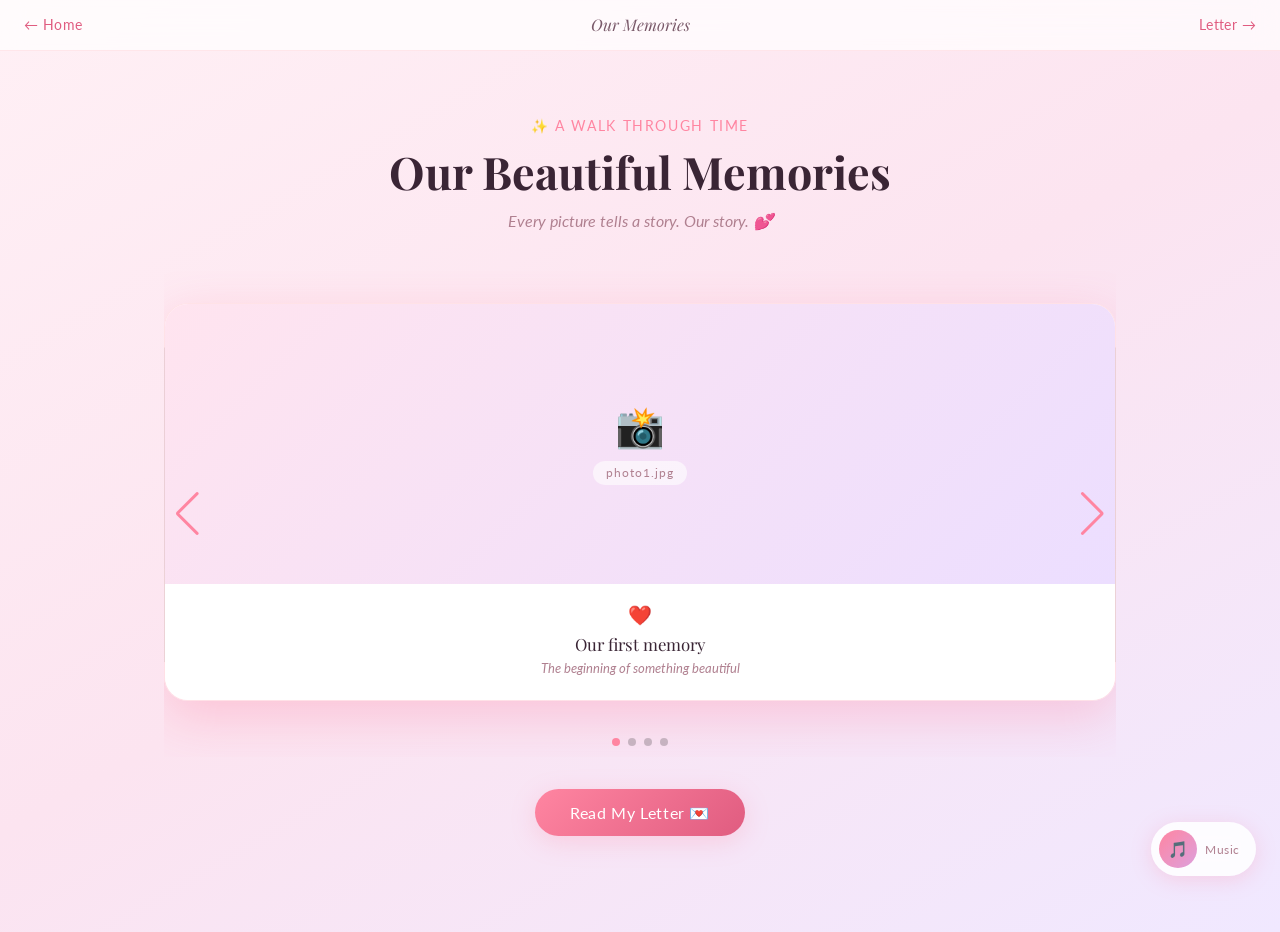
<file: gallery.html>
<!DOCTYPE html>
<html lang="en">
<head>
  <meta charset="UTF-8"/>
  <meta name="viewport" content="width=device-width, initial-scale=1.0"/>
  <title>Our Memories 💕</title>
  <link rel="stylesheet" href="css/style.css"/>
  <link rel="stylesheet" href="css/page2.css"/>
  <link href="https://fonts.googleapis.com/css2?family=Playfair+Display:ital,wght@0,400;0,700;1,400&family=Lato:wght@300;400&display=swap" rel="stylesheet"/>
  <!-- Swiper.js -->
  <link rel="stylesheet" href="https://cdn.jsdelivr.net/npm/swiper@11/swiper-bundle.min.css"/>
</head>
<body class="page2-body">

  <!-- Nav -->
  <nav class="top-nav">
    <a href="index.html" class="nav-back">← Home</a>
    <span class="nav-title">Our Memories</span>
    <a href="letter.html" class="nav-next">Letter →</a>
  </nav>

  <div class="gallery-wrapper">
    <div class="section-header">
      <p class="section-pre">✨ A walk through time</p>
      <h2 class="section-title">Our Beautiful Memories</h2>
      <p class="section-sub">Every picture tells a story. Our story. 💕</p>
    </div>

    <!-- Swiper Carousel -->
    <div class="swiper mySwiper">
      <div class="swiper-wrapper">

        <!-- === SLIDE 1 === -->
        <!-- To add your photo: replace the placeholder div with <img src="images/photo1.jpg" alt="Memory 1"/> -->
        <div class="swiper-slide">
          <div class="memory-card">
            <div class="photo-frame">
              <div class="photo-placeholder">
                <span class="ph-icon">📸</span>
                <span class="ph-text">photo1.jpg</span>
              </div>
              <!-- REPLACE ABOVE WITH: <img src="images/photo1.jpg" alt="Our first memory"/> -->
            </div>
            <div class="memory-caption">
              <span class="caption-heart">❤️</span>
              <p class="caption-text">Our first memory</p>
              <p class="caption-sub">The beginning of something beautiful</p>
            </div>
          </div>
        </div>

        <!-- === SLIDE 2 === -->
        <div class="swiper-slide">
          <div class="memory-card">
            <div class="photo-frame">
              <div class="photo-placeholder">
                <span class="ph-icon">📸</span>
                <span class="ph-text">photo2.jpg</span>
              </div>
              <!-- REPLACE ABOVE WITH: <img src="images/photo2.jpg" alt="My favorite smile"/> -->
            </div>
            <div class="memory-caption">
              <span class="caption-heart">🌸</span>
              <p class="caption-text">My favorite smile</p>
              <p class="caption-sub">You light up every room you walk into</p>
            </div>
          </div>
        </div>

        <!-- === SLIDE 3 === -->
        <div class="swiper-slide">
          <div class="memory-card">
            <div class="photo-frame">
              <div class="photo-placeholder">
                <span class="ph-icon">📸</span>
                <span class="ph-text">photo3.jpg</span>
              </div>
              <!-- REPLACE ABOVE WITH: <img src="images/photo3.jpg" alt="Forever us"/> -->
            </div>
            <div class="memory-caption">
              <span class="caption-heart">💫</span>
              <p class="caption-text">Forever us</p>
              <p class="caption-sub">Every moment with you is a treasure</p>
            </div>
          </div>
        </div>

        <!-- === ADD MORE SLIDES BELOW === -->
        <!-- Copy a slide block above and change photo path, caption text -->

        <div class="swiper-slide">
          <div class="memory-card">
            <div class="photo-frame">
              <div class="photo-placeholder">
                <span class="ph-icon">📸</span>
                <span class="ph-text">photo4.jpg</span>
              </div>
            </div>
            <div class="memory-caption">
              <span class="caption-heart">🌷</span>
              <p class="caption-text">Just us two</p>
              <p class="caption-sub">My favorite place is wherever you are</p>
            </div>
          </div>
        </div>

      </div><!-- end swiper-wrapper -->

      <!-- Navigation -->
      <div class="swiper-button-prev"></div>
      <div class="swiper-button-next"></div>
      <div class="swiper-pagination"></div>
    </div><!-- end swiper -->

    <!-- CTA -->
    <div class="gallery-cta">
      <a href="letter.html" class="cta-button">Read My Letter 💌</a>
    </div>
  </div>

  <!-- Music Player -->
  <div class="music-player" id="musicPlayer">
    <audio id="bgMusic" loop>
      <source src="music/birthday-song.mp3" type="audio/mpeg"/>
    </audio>
    <button class="music-btn" id="musicToggle" onclick="toggleMusic()">🎵</button>
    <span class="music-label">Music</span>
  </div>

  <script src="https://cdn.jsdelivr.net/npm/swiper@11/swiper-bundle.min.js"></script>
  <script src="js/script.js"></script>
  <script>
    const swiper = new Swiper('.mySwiper', {
      effect: 'coverflow',
      grabCursor: true,
      centeredSlides: true,
      slidesPerView: 'auto',
      coverflowEffect: {
        rotate: 30,
        stretch: 0,
        depth: 120,
        modifier: 1,
        slideShadows: true,
      },
      pagination: { el: '.swiper-pagination', clickable: true },
      navigation: {
        nextEl: '.swiper-button-next',
        prevEl: '.swiper-button-prev',
      },
      autoplay: { delay: 4000, disableOnInteraction: false },
      loop: true,
    });
  </script>
</body>
</html>
</file>
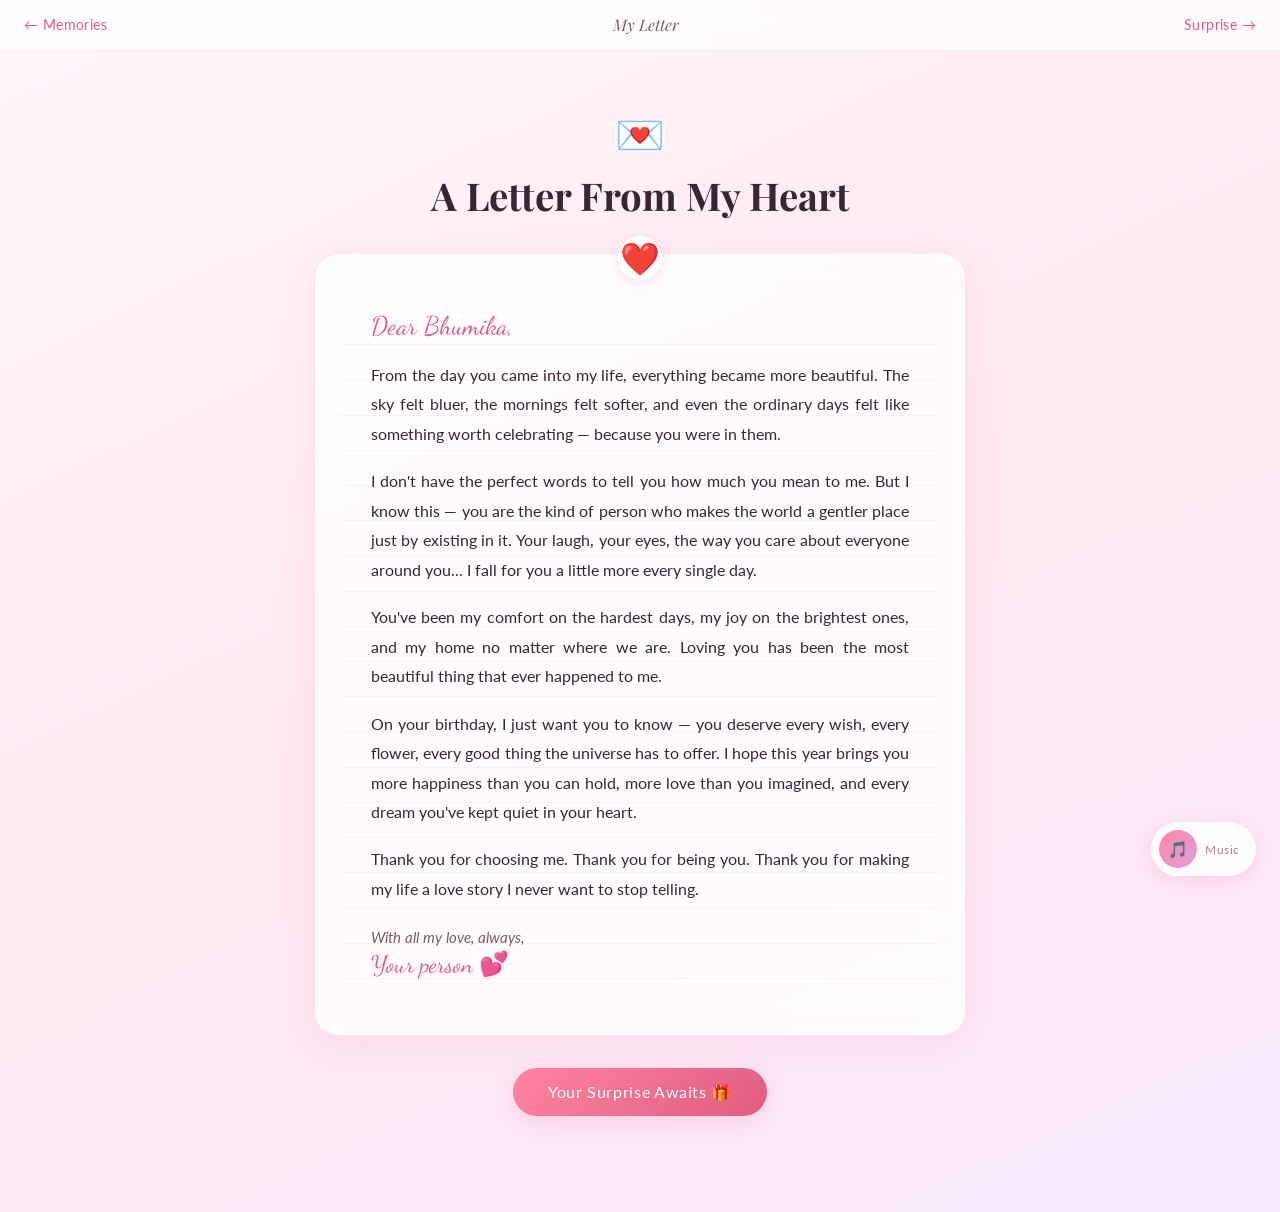
<file: letter.html>
<!DOCTYPE html>
<html lang="en">
<head>
  <meta charset="UTF-8"/>
  <meta name="viewport" content="width=device-width, initial-scale=1.0"/>
  <title>A Letter For You 💌</title>
  <link rel="stylesheet" href="css/style.css"/>
  <link rel="stylesheet" href="css/page3.css"/>
  <link href="https://fonts.googleapis.com/css2?family=Playfair+Display:ital,wght@0,400;0,700;1,400&family=Lato:wght@300;400&family=Dancing+Script:wght@500;700&display=swap" rel="stylesheet"/>
</head>
<body class="page3-body">

  <!-- Floating rose petals -->
  <div class="petals-container" id="petalsContainer"></div>

  <!-- Nav -->
  <nav class="top-nav">
    <a href="gallery.html" class="nav-back">← Memories</a>
    <span class="nav-title">My Letter</span>
    <a href="surprise.html" class="nav-next">Surprise →</a>
  </nav>

  <div class="letter-wrapper">
    <div class="envelope-deco">💌</div>
    <h2 class="letter-page-title">A Letter From My Heart</h2>

    <div class="letter-card">
      <div class="letter-seal">❤️</div>
      <div class="letter-lines"></div>

      <div class="letter-content">
        <p class="letter-salutation">Dear Bhumika,</p>

        <!-- ===== EDIT THE LETTER BELOW ===== -->
        <div class="letter-body" id="letterBody">
          <p>From the day you came into my life, everything became more beautiful. The sky felt bluer, the mornings felt softer, and even the ordinary days felt like something worth celebrating — because you were in them.</p>

          <p>I don't have the perfect words to tell you how much you mean to me. But I know this — you are the kind of person who makes the world a gentler place just by existing in it. Your laugh, your eyes, the way you care about everyone around you... I fall for you a little more every single day.</p>

          <p>You've been my comfort on the hardest days, my joy on the brightest ones, and my home no matter where we are. Loving you has been the most beautiful thing that ever happened to me.</p>

          <p>On your birthday, I just want you to know — you deserve every wish, every flower, every good thing the universe has to offer. I hope this year brings you more happiness than you can hold, more love than you imagined, and every dream you've kept quiet in your heart.</p>

          <p>Thank you for choosing me. Thank you for being you. Thank you for making my life a love story I never want to stop telling.</p>
        </div>
        <!-- ===== END EDIT ===== -->

        <p class="letter-closing">With all my love, always,</p>
        <!-- Change "Your Name" to your actual name -->
        <p class="letter-signature">Your person 💕</p>
      </div>
    </div>

    <div class="letter-cta">
      <a href="surprise.html" class="cta-button">Your Surprise Awaits 🎁</a>
    </div>
  </div>

  <!-- Music Player -->
  <div class="music-player" id="musicPlayer">
    <audio id="bgMusic" loop>
      <source src="music/birthday-song.mp3" type="audio/mpeg"/>
    </audio>
    <button class="music-btn" id="musicToggle" onclick="toggleMusic()">🎵</button>
    <span class="music-label">Music</span>
  </div>

  <script src="js/script.js"></script>
  <script>
    generatePetals();
  </script>
</body>
</html>
</file>
<file: css/style.css>
/* ============================================================
   style.css — Global Shared Styles
   Birthday Surprise Website for Bhumika 💕
   ============================================================ */

/* ---- CSS Variables (change colors here if you want) ---- */
:root {
  --pink:        #ff85a1;
  --pink-light:  #ffb6c1;
  --pink-deep:   #e05c80;
  --lavender:    #dda0dd;
  --lavender-light: #e6e6fa;
  --white:       #fff;
  --cream:       #fff5f8;
  --text-dark:   #3a2535;
  --text-mid:    #7a5a6a;
  --text-light:  #b08090;
  --shadow:      rgba(255, 133, 161, 0.25);
  --shadow-deep: rgba(220, 80, 120, 0.18);
  --border-rad:  20px;
  --transition:  0.35s cubic-bezier(.4,0,.2,1);
}

/* ---- Reset ---- */
*, *::before, *::after { box-sizing: border-box; margin: 0; padding: 0; }

html { scroll-behavior: smooth; }

body {
  font-family: 'Lato', sans-serif;
  color: var(--text-dark);
  min-height: 100vh;
  overflow-x: hidden;
}

a { text-decoration: none; color: inherit; }

img { max-width: 100%; height: auto; display: block; }

/* ---- Top Navigation ---- */
.top-nav {
  position: fixed;
  top: 0; left: 0; right: 0;
  z-index: 100;
  display: flex;
  align-items: center;
  justify-content: space-between;
  padding: 0.9rem 1.5rem;
  background: rgba(255,255,255,0.72);
  backdrop-filter: blur(12px);
  border-bottom: 1px solid rgba(255, 182, 193, 0.3);
}

.nav-back, .nav-next {
  font-size: 0.85rem;
  font-weight: 400;
  color: var(--pink-deep);
  letter-spacing: 0.03em;
  transition: opacity var(--transition);
}
.nav-back:hover, .nav-next:hover { opacity: 0.7; }

.nav-title {
  font-family: 'Playfair Display', serif;
  font-size: 1rem;
  color: var(--text-mid);
  font-style: italic;
}

/* ---- CTA Button ---- */
.cta-button {
  display: inline-flex;
  align-items: center;
  gap: 0.5rem;
  padding: 0.85rem 2.2rem;
  background: linear-gradient(135deg, var(--pink), var(--pink-deep));
  color: #fff;
  border-radius: 50px;
  font-size: 1rem;
  font-weight: 400;
  letter-spacing: 0.04em;
  box-shadow: 0 6px 24px var(--shadow);
  transition: transform var(--transition), box-shadow var(--transition);
  cursor: pointer;
  border: none;
}
.cta-button:hover {
  transform: translateY(-3px) scale(1.03);
  box-shadow: 0 10px 32px var(--shadow-deep);
}
.cta-button:active { transform: scale(0.97); }

/* ---- Music Player ---- */
.music-player {
  position: fixed;
  bottom: 1.5rem;
  right: 1.5rem;
  z-index: 200;
  display: flex;
  align-items: center;
  gap: 0.5rem;
  background: rgba(255,255,255,0.85);
  backdrop-filter: blur(10px);
  border-radius: 50px;
  padding: 0.5rem 1rem 0.5rem 0.5rem;
  box-shadow: 0 4px 20px var(--shadow);
}

.music-btn {
  width: 38px; height: 38px;
  border-radius: 50%;
  border: none;
  background: linear-gradient(135deg, var(--pink), var(--lavender));
  font-size: 1rem;
  cursor: pointer;
  display: flex; align-items: center; justify-content: center;
  transition: transform var(--transition);
}
.music-btn:hover { transform: scale(1.1); }
.music-btn.playing::after { content: '⏸'; position: absolute; }

.music-label {
  font-size: 0.75rem;
  color: var(--text-light);
  letter-spacing: 0.05em;
}

/* ---- Hidden / Visibility ---- */
.hidden { display: none !important; }
.fade-out { opacity: 0; transition: opacity 0.6s ease; }
.fade-in { animation: fadeIn 0.8s ease forwards; }

/* ---- Shared Section Headings ---- */
.section-header { text-align: center; margin-bottom: 2.5rem; }

.section-pre {
  font-size: 0.85rem;
  color: var(--pink);
  letter-spacing: 0.12em;
  text-transform: uppercase;
  margin-bottom: 0.5rem;
}

.section-title {
  font-family: 'Playfair Display', serif;
  font-size: clamp(1.8rem, 4vw, 2.8rem);
  color: var(--text-dark);
  margin-bottom: 0.6rem;
}

.section-sub {
  color: var(--text-light);
  font-size: 1rem;
  font-style: italic;
}

/* ---- Animations ---- */
@keyframes fadeIn {
  from { opacity: 0; transform: translateY(20px); }
  to   { opacity: 1; transform: translateY(0); }
}

@keyframes float {
  0%, 100% { transform: translateY(0); }
  50%       { transform: translateY(-14px); }
}

@keyframes floatUp {
  0%   { transform: translateY(100vh) rotate(0deg); opacity: 1; }
  100% { transform: translateY(-20vh) rotate(360deg); opacity: 0; }
}

@keyframes pulse {
  0%, 100% { transform: scale(1); }
  50%       { transform: scale(1.08); }
}

@keyframes shimmer {
  0%   { background-position: -200% center; }
  100% { background-position:  200% center; }
}

/* ---- Responsive ---- */
@media (max-width: 600px) {
  .top-nav { padding: 0.7rem 1rem; }
  .music-player { bottom: 1rem; right: 1rem; }
}
</file>
<file: css/page2.css>
/* ============================================================
   page2.css — Gallery Page Styles
   ============================================================ */

.page2-body {
  background: linear-gradient(150deg, #fff0f5 0%, #fce4f0 50%, #f0e8ff 100%);
  min-height: 100vh;
  padding-top: 70px;
}

.gallery-wrapper {
  max-width: 1000px;
  margin: 0 auto;
  padding: 3rem 1.5rem 6rem;
  text-align: center;
}

/* ---- Swiper ---- */
.swiper {
  width: 100%;
  padding: 2rem 0 3.5rem !important;
}

.swiper-slide {
  width: 300px;
}

/* ---- Memory Card ---- */
.memory-card {
  background: rgba(255,255,255,0.75);
  border: 1.5px solid rgba(255, 182, 193, 0.35);
  border-radius: 24px;
  overflow: hidden;
  box-shadow: 0 8px 30px rgba(255, 133, 161, 0.15);
  transition: transform 0.35s ease, box-shadow 0.35s ease;
}

.swiper-slide-active .memory-card {
  box-shadow: 0 16px 50px rgba(255, 100, 140, 0.25);
}

/* ---- Photo Frame ---- */
.photo-frame {
  width: 100%;
  height: 280px;
  overflow: hidden;
  position: relative;
  background: linear-gradient(135deg, #ffe0ec, #f0d8ff);
}

.photo-frame img {
  width: 100%;
  height: 100%;
  object-fit: cover;
  transition: transform 0.5s ease;
}

.memory-card:hover .photo-frame img {
  transform: scale(1.05);
}

/* ---- Placeholder (remove when you add real photos) ---- */
.photo-placeholder {
  width: 100%;
  height: 100%;
  display: flex;
  flex-direction: column;
  align-items: center;
  justify-content: center;
  gap: 0.6rem;
  background: linear-gradient(135deg, #ffe4ef, #ecdeff);
}

.ph-icon { font-size: 2.5rem; }
.ph-text {
  font-size: 0.78rem;
  color: var(--text-light);
  letter-spacing: 0.08em;
  background: rgba(255,255,255,0.6);
  padding: 0.3rem 0.8rem;
  border-radius: 50px;
}

/* ---- Caption ---- */
.memory-caption {
  padding: 1.2rem 1.4rem 1.4rem;
  text-align: center;
  background: white;
}

.caption-heart {
  font-size: 1.2rem;
  display: block;
  margin-bottom: 0.4rem;
  animation: pulse 1.5s ease-in-out infinite;
}

.caption-text {
  font-family: 'Playfair Display', serif;
  font-size: 1.05rem;
  color: var(--text-dark);
  margin-bottom: 0.3rem;
}

.caption-sub {
  font-size: 0.8rem;
  color: var(--text-light);
  font-style: italic;
  line-height: 1.4;
}

/* ---- Swiper custom colors ---- */
.swiper-button-next, .swiper-button-prev {
  color: var(--pink) !important;
}
.swiper-pagination-bullet-active {
  background: var(--pink) !important;
}

/* ---- CTA ---- */
.gallery-cta {
  margin-top: 2rem;
}

@media (max-width: 600px) {
  .swiper-slide { width: 260px; }
  .photo-frame { height: 220px; }
}
</file>
<file: css/page3.css>
/* ============================================================
   page3.css — Love Letter Page Styles
   ============================================================ */

.page3-body {
  background: linear-gradient(155deg, #fff8fa 0%, #ffe8f0 50%, #f8eaff 100%);
  min-height: 100vh;
  padding-top: 70px;
}

/* ---- Petals ---- */
.petals-container {
  position: fixed;
  inset: 0;
  pointer-events: none;
  z-index: 0;
  overflow: hidden;
}

.petal {
  position: absolute;
  top: -40px;
  font-size: 1.2rem;
  opacity: 0.7;
  animation: petalFall linear infinite;
  pointer-events: none;
}

@keyframes petalFall {
  0%   { transform: translateY(-40px) rotate(0deg) translateX(0); opacity: 0.8; }
  100% { transform: translateY(110vh) rotate(360deg) translateX(40px); opacity: 0; }
}

/* ---- Letter Wrapper ---- */
.letter-wrapper {
  max-width: 700px;
  margin: 0 auto;
  padding: 2.5rem 1.5rem 6rem;
  text-align: center;
  position: relative;
  z-index: 1;
}

.envelope-deco {
  font-size: 2.5rem;
  margin-bottom: 0.6rem;
  display: block;
  animation: float 3s ease-in-out infinite;
}

.letter-page-title {
  font-family: 'Playfair Display', serif;
  font-size: clamp(1.6rem, 4vw, 2.4rem);
  color: var(--text-dark);
  margin-bottom: 2rem;
}

/* ---- Letter Card ---- */
.letter-card {
  background: rgba(255,255,255,0.8);
  backdrop-filter: blur(14px);
  border: 1.5px solid rgba(255, 182, 193, 0.35);
  border-radius: 24px;
  padding: clamp(2rem, 5vw, 3.5rem) clamp(1.5rem, 5vw, 3.5rem);
  box-shadow: 0 10px 40px rgba(255, 133, 161, 0.15);
  position: relative;
  text-align: left;
}

.letter-seal {
  position: absolute;
  top: -18px;
  left: 50%;
  transform: translateX(-50%);
  font-size: 2rem;
  background: white;
  width: 44px;
  height: 44px;
  border-radius: 50%;
  display: flex;
  align-items: center;
  justify-content: center;
  box-shadow: 0 2px 12px var(--shadow);
  animation: pulse 2s ease-in-out infinite;
}

/* Decorative ruled lines (optional visual) */
.letter-lines {
  position: absolute;
  inset: 3.5rem 1.5rem 1.5rem;
  background-image: repeating-linear-gradient(
    to bottom,
    transparent,
    transparent calc(2.2rem - 1px),
    rgba(255, 182, 193, 0.18) calc(2.2rem - 1px),
    rgba(255, 182, 193, 0.18) 2.2rem
  );
  pointer-events: none;
  border-radius: 10px;
}

.letter-content { position: relative; z-index: 1; }

.letter-salutation {
  font-family: 'Dancing Script', cursive;
  font-size: 1.6rem;
  color: var(--pink-deep);
  margin-bottom: 1.2rem;
}

.letter-body p {
  font-size: 1rem;
  line-height: 1.85;
  color: var(--text-dark);
  margin-bottom: 1.1rem;
  text-align: justify;
}

.letter-closing {
  font-style: italic;
  color: var(--text-mid);
  margin-top: 1.5rem;
  font-size: 0.95rem;
}

.letter-signature {
  font-family: 'Dancing Script', cursive;
  font-size: 1.5rem;
  color: var(--pink-deep);
  margin-top: 0.3rem;
}

/* ---- CTA ---- */
.letter-cta {
  margin-top: 2rem;
  text-align: center;
}

@media (max-width: 480px) {
  .letter-card { padding: 2rem 1.2rem; }
  .letter-body p { font-size: 0.95rem; }
}
</file>
